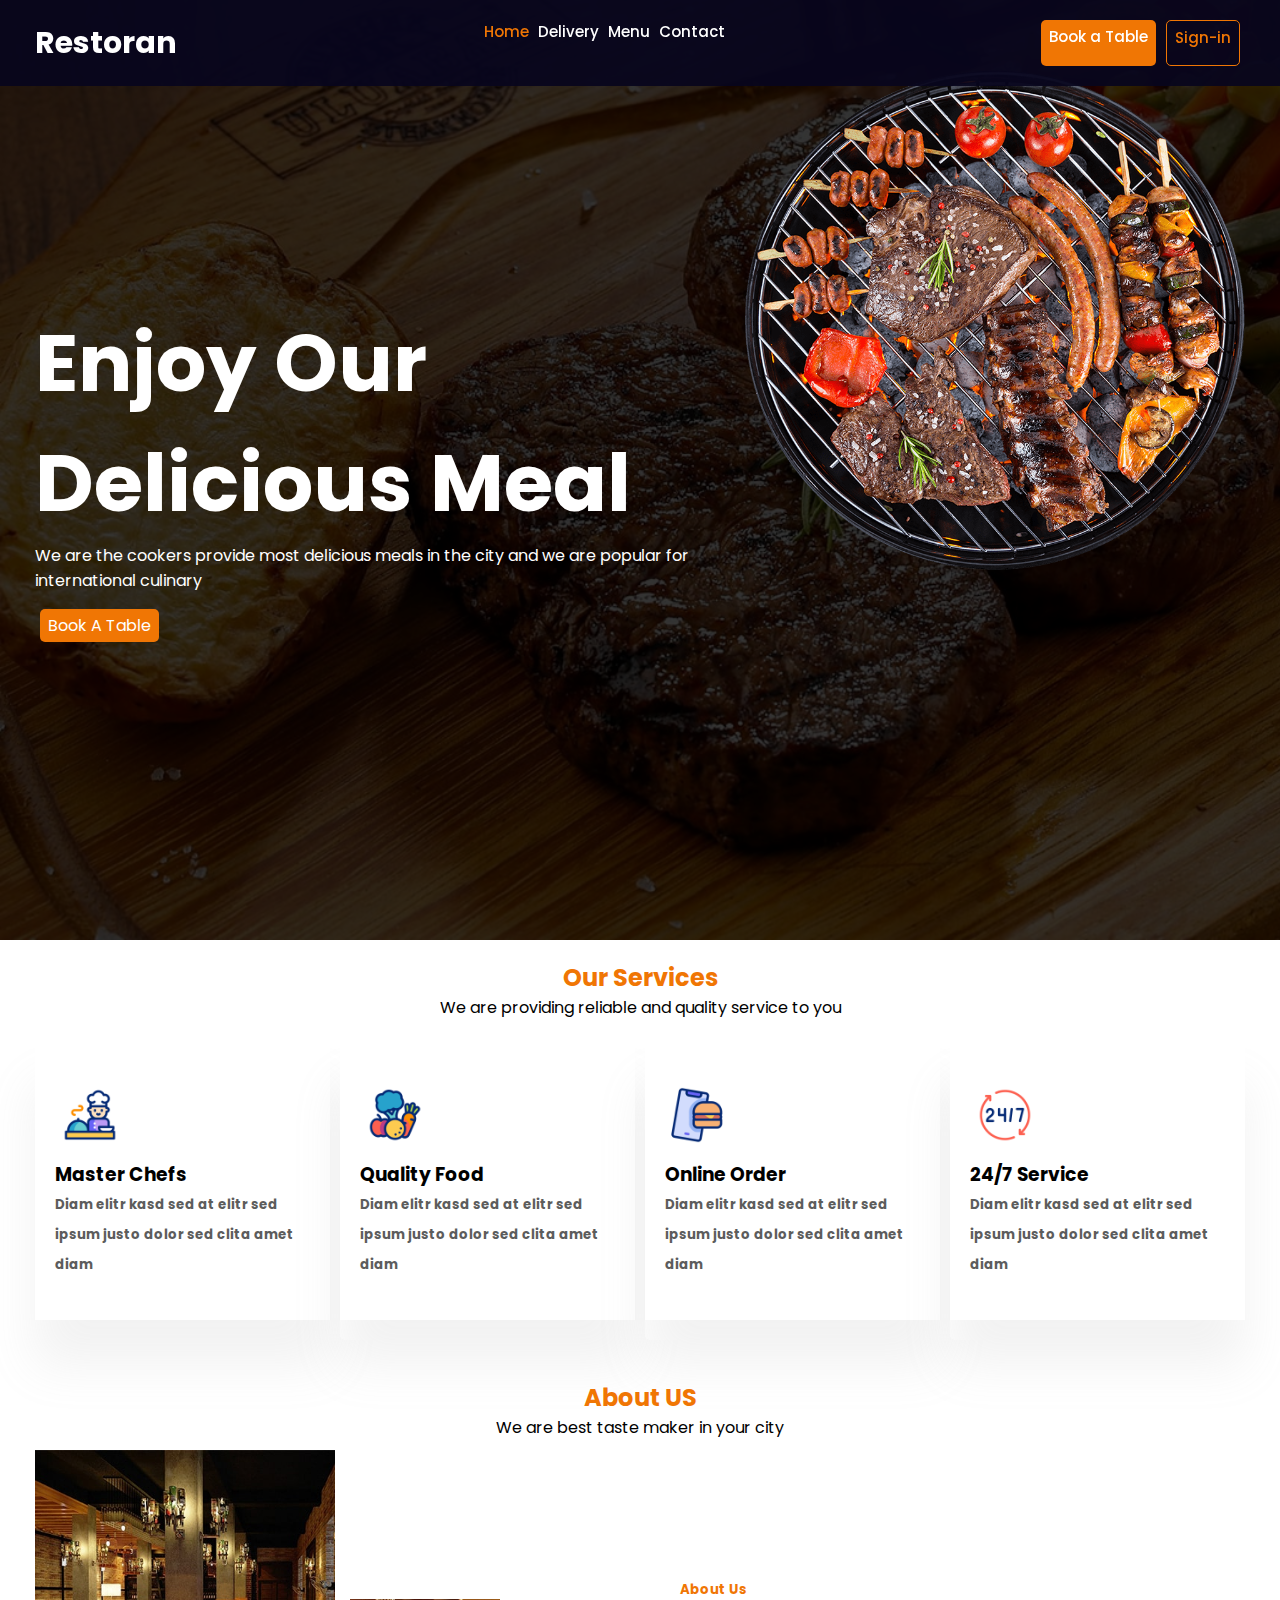
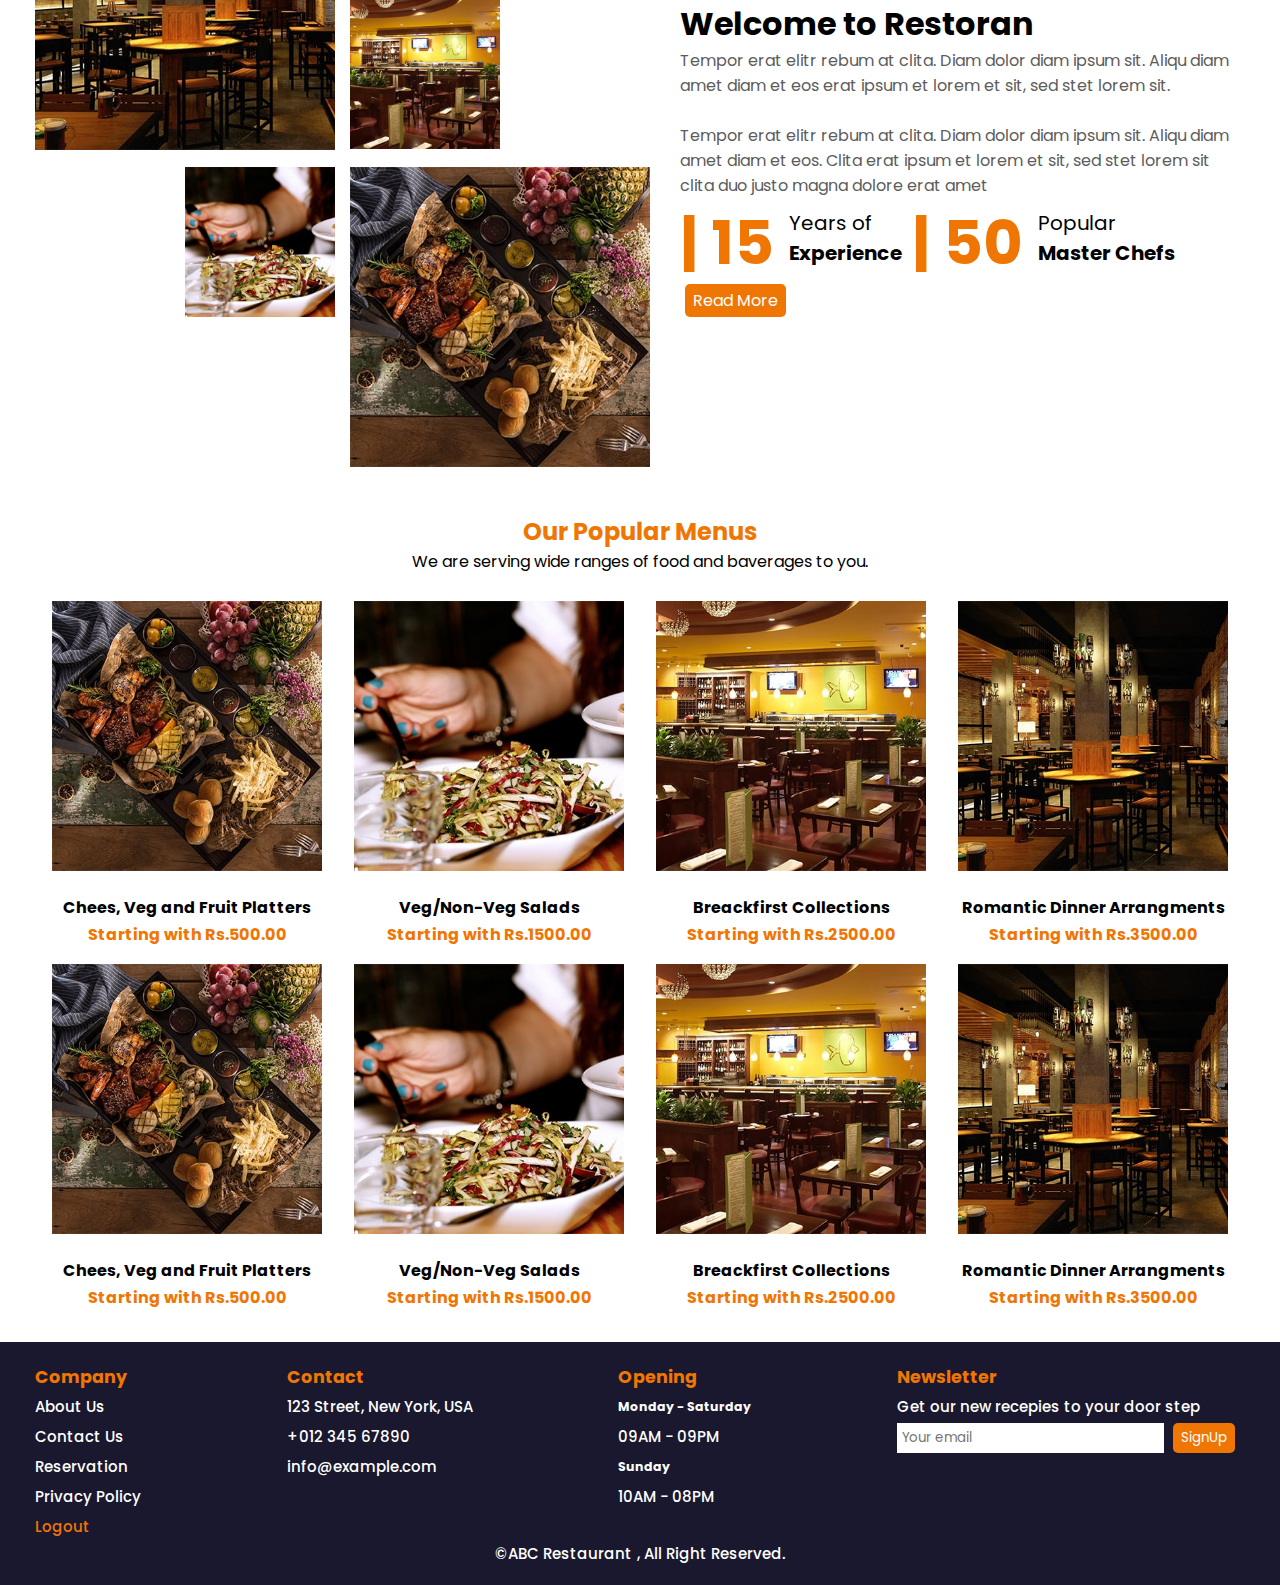
<file: index.html>
<!DOCTYPE html>
<html lang="en">
<head>
    <meta charset="UTF-8">
    <meta name="viewport" content="width=device-width, initial-scale=1.0">
    <link rel="shortcut icon" href="icons/restaurant.png" type="image/x-icon">
    <link rel="stylesheet" href="styles/style.css">
    <title>Welcome | ABC Restaurant</title>
</head>
<body>
    <!-- head section start -->
    <div class="header">
        <nav class="navbar navbar-layout">
            <a>
                <h1>Restoran</h1>
            </a>
            <div class="nav-link">
                <div>
                    <a href="index.html" class="nav-item active">Home</a>
                    <a href="pages/delivery.php" class="nav-item">Delivery</a>
                    <a href="pages/menu.php" class="nav-item">Menu</a>
                    <a href="pages/contact.php" class="nav-item">Contact</a>
                </div>
            </div>
            <div class="button-box">
                <a href="pages/booking.php" class="btn btn-orange">Book a Table</a>
                <a href="./pages/login.php" class="btn btn-transparent">Sign-in</a>
            </div>
        </nav>
    </div>
    <!-- head section end -->

    <!-- body section -->
    <!-- welcome image-start -->
    <div class="image-container" style="background-image: url('images/bg-hero.jpg');">
        <div class="image-back">
            <div class="image-text">
                <div>
                    <h1 class="text-large">Enjoy Our<br>Delicious Meal</h1>
                    <p class="sentence">We are the cookers provide most delicious meals in the city and we are popular for international culinary</p>
                    <a href="pages/booking.html" class="btn btn-orange">Book A Table</a>
                </div>
            </div>
            <div class="first-image">
                <img class="img-fluid" src="images/hero.png" alt="Background image">
            </div>
        </div>
    </div>
    <!-- welcome image-end -->

    <!-- Service Start -->
    <div class="container">
        <div>
            <h2 class="text-orange center">Our Services</h2>
            <span class="center">We are providing reliable and quality service to you</span>
        </div>
        <div class="flex">
            <div class="box margin">
                <div class="box-content">
                    <img src="icons/catering.gif" alt="" class="service-icons">
                    <h3>Master Chefs</h3>
                    <h5 class="long">Diam elitr kasd sed at elitr sed ipsum justo dolor sed clita amet diam</h5>
                </div>
            </div>
            <div class="box margin">
                <div class="service-item rounded pt-3">
                    <div class="box-content">
                        <img src="icons/healthy-food.gif" alt="" class="service-icons">
                        <h3>Quality Food</h3>
                        <h5 class="long">Diam elitr kasd sed at elitr sed ipsum justo dolor sed clita amet diam</h5>
                    </div>
                </div>
            </div>
            <div class="box margin">
                <div class="service-item rounded pt-3">
                    <div class="box-content">
                        <img src="icons/online-shop.gif" alt="" class="service-icons">
                        <h3>Online Order</h3>
                        <h5 class="long">Diam elitr kasd sed at elitr sed ipsum justo dolor sed clita amet diam</h5>
                    </div>
                </div>
            </div>
            <div class="box">
                <div class="service-item rounded pt-3">
                    <div class="box-content">
                        <img src="icons/24-7.gif" alt="" class="service-icons">
                        <h3>24/7 Service</h3>
                        <h5 class="long">Diam elitr kasd sed at elitr sed ipsum justo dolor sed clita amet diam</h5>
                    </div>
                </div>
            </div>
        </div>
    </div>
    <!-- Service End -->

    <!-- About Start -->
    <div class="container">
        <div>
            <h2 class="text-orange center">About US</h2>
            <span class="center">We are best taste maker in your city</span>
        </div>
        <div class="flex mt-2">
            <div>
                <div class="flex">
                    <div class="text-start">
                        <img class="image1" src="images/about-1.jpg">
                    </div>
                    <div class="text-start">
                        <img class="image2" src="images/about-2.jpg">
                    </div>
                </div>
                <div class="flex">
                    <div class="text-end">
                        <img class="image3" src="images/about-3.jpg">
                    </div>
                    <div class="text-end">
                        <img class="image4" src="images/about-4.jpg">
                    </div>
                </div>
            </div>
            <div class="about">
                <h5 class="text-orange">About Us</h5>
                <h1 class="">Welcome to <i class="fa fa-utensils text-primary me-2"></i> Restoran</h1>
                <p class="long">Tempor erat elitr rebum at clita. Diam dolor diam ipsum sit. Aliqu diam amet diam et eos erat ipsum et lorem et sit, sed stet lorem sit.</p><br>
                <p class="long">Tempor erat elitr rebum at clita. Diam dolor diam ipsum sit. Aliqu diam amet diam et eos. Clita erat ipsum et lorem et sit, sed stet lorem sit clita duo justo magna dolore erat amet</p>
                <div class="flex">
                    <div class="">
                        <div class="flex">
                            <h1 class="text-orange exp">| 15</h1>
                            <div class="mt-2">
                                <p class="exp-2">Years of</p>
                                <h6 class="exp-2">Experience</h6>
                            </div>
                        </div>
                    </div>
                    <div class="mx-2">
                        <div class="flex">
                            <h1 class="text-orange exp">| 50</h1>
                            <div class="mt-2">
                                <p class="exp-2">Popular</p>
                                <h6 class="exp-2">Master Chefs</h6>
                            </div>
                        </div>
                    </div>
                </div>
                <a class="btn btn-orange mt-2" href="">Read More</a>
            </div>
        </div>
    </div>
    <!-- About End -->

    <!-- Menu start -->
    <div class="container">
        <div>
            <h2 class="text-orange center">Our Popular Menus</h2>
            <span class="center">We are serving wide ranges of food and baverages to you.</span>
        </div>
        <table width="100%" class="mt-2">
            <tr>
                <th><img src="images/about-4.jpg" alt="" class="meals"></th>
                <th><img src="images/about-3.jpg" alt="" class="meals"></th>
                <th><img src="images/about-2.jpg" alt="" class="meals"></th>
                <th><img src="images/about-1.jpg" alt="" class="meals"></th>
            </tr>
            <tr>
                <th>Chees, Veg and Fruit Platters</th>
                <th>Veg/Non-Veg Salads</th>
                <th>Breackfirst Collections</th>
                <th>Romantic Dinner Arrangments</th>
            </tr>
            <tr>
                <th class="text-orange">Starting with Rs.500.00</th>
                <th class="text-orange">Starting with Rs.1500.00</th>
                <th class="text-orange">Starting with Rs.2500.00</th>
                <th class="text-orange">Starting with Rs.3500.00</th>
            </tr>
            <tr class="mt-2">
                <th><img src="images/about-4.jpg" alt="" class="meals"></th>
                <th><img src="images/about-3.jpg" alt="" class="meals"></th>
                <th><img src="images/about-2.jpg" alt="" class="meals"></th>
                <th><img src="images/about-1.jpg" alt="" class="meals"></th>
            </tr>
            <tr>
                <th>Chees, Veg and Fruit Platters</th>
                <th>Veg/Non-Veg Salads</th>
                <th>Breackfirst Collections</th>
                <th>Romantic Dinner Arrangments</th>
            </tr>
            <tr>
                <th class="text-orange">Starting with Rs.500.00</th>
                <th class="text-orange">Starting with Rs.1500.00</th>
                <th class="text-orange">Starting with Rs.2500.00</th>
                <th class="text-orange">Starting with Rs.3500.00</th>
            </tr>
        </table>
    </div>
     <!-- Menu end -->

    <!-- body section-end -->
    
    <!-- footer section start -->
    <div class="navbar footer mt-2">
        <div class="between">
            <div class="flex col line-height-1">
                <h3 class="text-orange">Company</h3>
                <a class="nav-item" href="">About Us</a>
                <a class="nav-item" href="">Contact Us</a>
                <a class="nav-item" href="">Reservation</a>
                <a class="nav-item" href="">Privacy Policy</a>
                <a class="nav-item active" href="./pages/logout.php">Logout</a>
            </div>
            <div class="line-height-1">
                <h3 class="text-orange">Contact</h3>
                <p class="nav-item">123 Street, New York, USA</p>
                <p class="nav-item">+012 345 67890</p>
                <p class="nav-item">info@example.com</p>
                <div class="">
                    <a class="social" href=""><i class="fab fa-twitter"></i></a>
                    <a class="social mx-2" href=""><i class="fab fa-facebook-f"></i></a>
                    <a class="social" href=""><i class="fab fa-youtube"></i></a>
                    <a class="social mx-2" href=""><i class="fab fa-linkedin-in"></i></a>
                </div>
            </div>
            <div class="line-height-1">
                <h3 class="text-orange">Opening</h3>
                <h5 class="nav-item">Monday - Saturday</h5>
                <p>09AM - 09PM</p>
                <h5 class="nav-item">Sunday</h5>
                <p>10AM - 08PM</p>
            </div>
            <div class="line-height-1">
                <h3 class="text-orange">Newsletter</h3>
                <p>Get our new recepies to your door step</p>
                <div class="nav-item">
                    <input class="textbox" type="text" placeholder="Your email">
                    <button type="button" class="btn btn-orange">SignUp</button>
                </div>
            </div>
        </div>
        <div class="center">
            &copy; <a class="nav-item" href="#">ABC Restaurant</a>, All Right Reserved. 
        </div>
    </div>
    <!-- footer section start -->

    <!-- back to top button -->
    <button id="scrollToTopBtn" title="Go to top">UP</button>

    <script src="/scripts/script.js"></script>
</body>
</html>
</file>
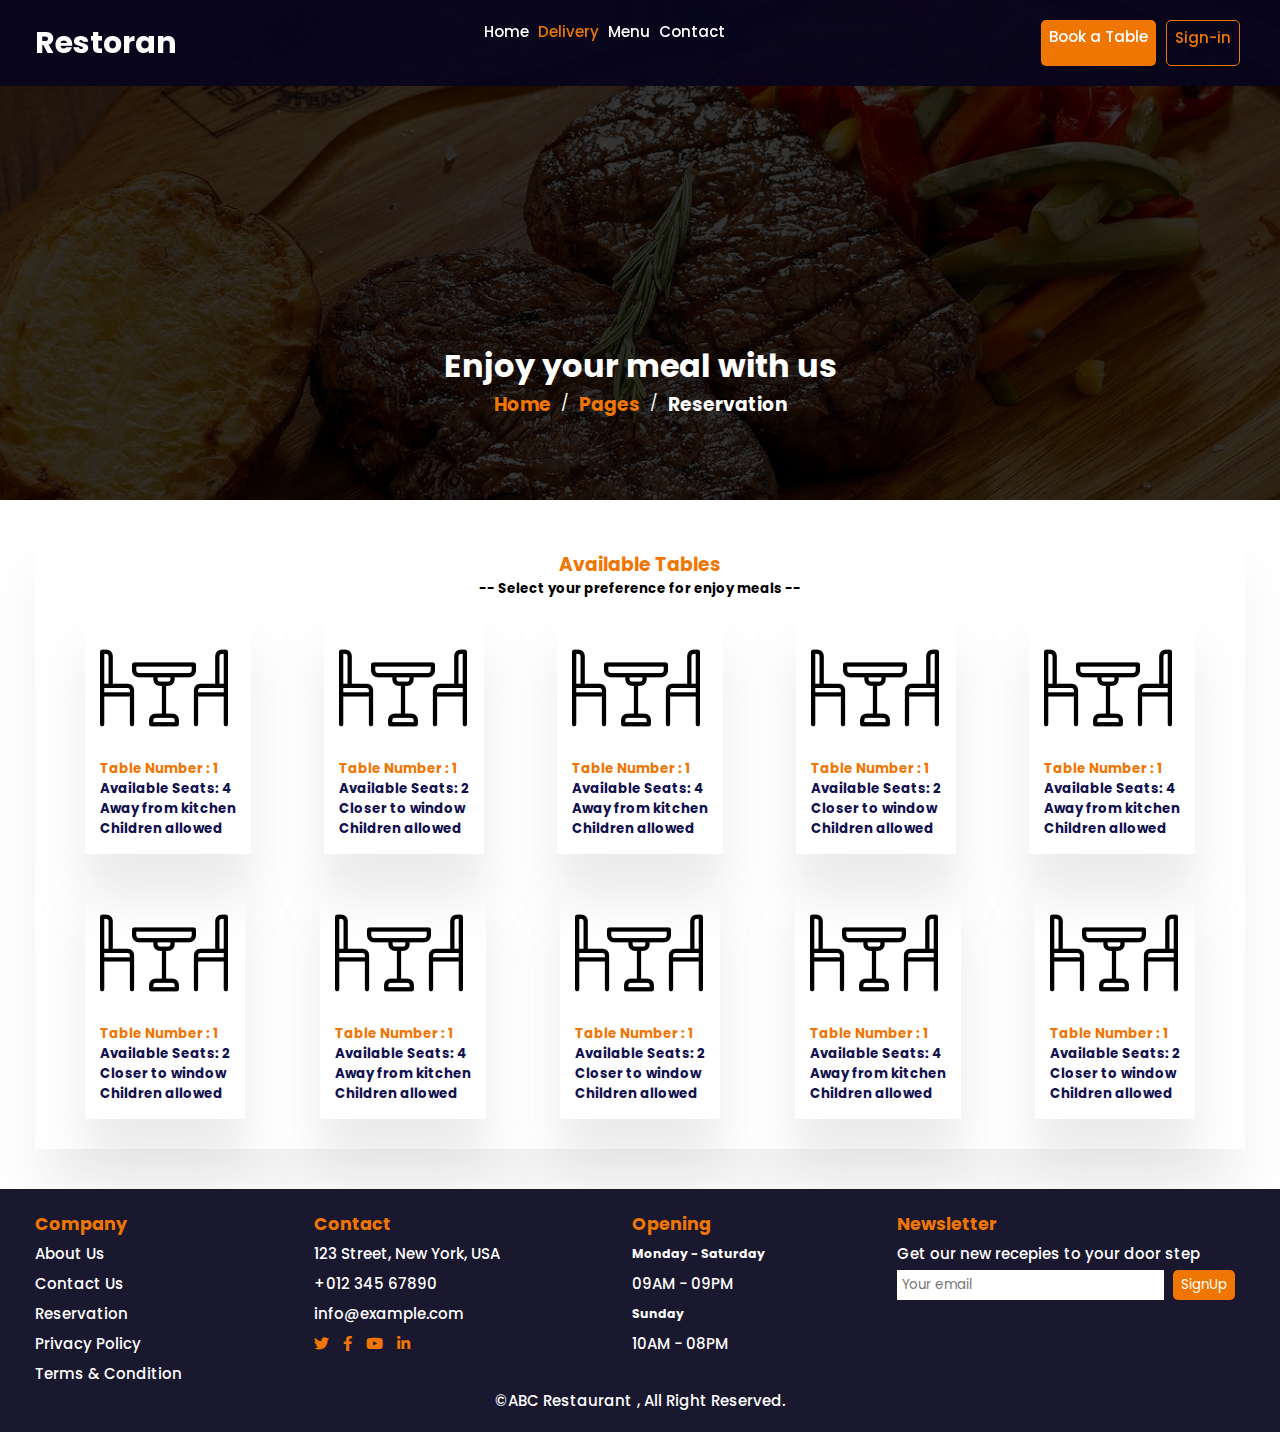
<file: pages/addbooking.html>
<!DOCTYPE html>
<html lang="en">
<head>
    <meta charset="UTF-8">
    <meta name="viewport" content="width=device-width, initial-scale=1.0">
    <link rel="shortcut icon" href="../icons/restaurant.png" type="image/x-icon">
    <link rel="stylesheet" href="../styles/style.css">
    <link rel="stylesheet" href="../styles/booking.css">
    <link href="https://cdnjs.cloudflare.com/ajax/libs/font-awesome/5.10.0/css/all.min.css" rel="stylesheet">
    <title>ABC | Booking</title>
</head>
<body>
    <!-- head section start -->
    <div class="header">
        <nav class="navbar navbar-layout">
            <a>
                <h1>Restoran</h1>
            </a>
            <div class="nav-link">
                <div>
                    <a href="../index.html" class="nav-item">Home</a>
                    <a href="delivery.html" class="nav-item active">Delivery</a>
                    <a href="menu.html" class="nav-item">Menu</a>
                    <a href="contact.html" class="nav-item">Contact</a>
                </div>
            </div>
            <div class="button-box">
                <a href="pages/booking.html" class="btn btn-orange">Book a Table</a>
                <a href="" class="btn btn-transparent">Sign-in</a>
            </div>
        </nav>
    </div>
    <!-- head section end -->

    <!-- welcome image-start -->
    <div class="image-container-1">
        <div class="image-back">
            <div class="image-text-1 center">
                <h1 class="center topic">Enjoy your meal with us</h1>
                <div class="flex">
                    <a href="" class="text-orange mx-2"><h3>Home </h3></a> /
                    <a href="" class="text-orange mx-2"><h3>Pages</h3></a> / 
                    <a href="" class="text-white mx-2"><h3> Reservation</h3></a>
                </div>
            </div>
        </div>
    </div>
    <!-- welcome image-end -->

    <!-- table section start -->
    <div class="container">
        <div class="border-box">
            <h3 class="text-orange center">Available Tables</h3>
            <h5 class="center">-- Select your preference for enjoy meals --</h5>
            <div class="between wrap">
                <a href="" class="seat-details">
                    <div class="table-box">
                        <img src="/icons/dinner-table.png" alt="">
                        <h5 class="text-orange">Table Number : 1</h5>
                        <h5>Available Seats: 4</h5>
                        <h5>Away from kitchen</h5>
                        <h5>Children allowed</h5>
                    </div>
                </a>
                <a href="" class="seat-details">
                    <div class="table-box">
                        <img src="/icons/dinner-table.png" alt="">
                        <h5 class="text-orange">Table Number : 1</h5>
                        <h5>Available Seats: 2</h5>
                        <h5>Closer to window</h5>
                        <h5>Children allowed</h5>
                    </div>
                </a>
                <a href="" class="seat-details">
                    <div class="table-box">
                        <img src="/icons/dinner-table.png" alt="">
                        <h5 class="text-orange">Table Number : 1</h5>
                        <h5>Available Seats: 4</h5>
                        <h5>Away from kitchen</h5>
                        <h5>Children allowed</h5>
                    </div>
                </a>
                <a href="" class="seat-details">
                    <div class="table-box">
                        <img src="/icons/dinner-table.png" alt="">
                        <h5 class="text-orange">Table Number : 1</h5>
                        <h5>Available Seats: 2</h5>
                        <h5>Closer to window</h5>
                        <h5>Children allowed</h5>
                    </div>
                </a>
                <a href="" class="seat-details">
                    <div class="table-box">
                        <img src="/icons/dinner-table.png" alt="">
                        <h5 class="text-orange">Table Number : 1</h5>
                        <h5>Available Seats: 4</h5>
                        <h5>Away from kitchen</h5>
                        <h5>Children allowed</h5>
                    </div>
                </a>
                <a href="" class="seat-details">
                    <div class="table-box">
                        <img src="/icons/dinner-table.png" alt="">
                        <h5 class="text-orange">Table Number : 1</h5>
                        <h5>Available Seats: 2</h5>
                        <h5>Closer to window</h5>
                        <h5>Children allowed</h5>
                    </div>
                </a>
                <a href="" class="seat-details">
                    <div class="table-box">
                        <img src="/icons/dinner-table.png" alt="">
                        <h5 class="text-orange">Table Number : 1</h5>
                        <h5>Available Seats: 4</h5>
                        <h5>Away from kitchen</h5>
                        <h5>Children allowed</h5>
                    </div>
                </a>
                <a href="" class="seat-details">
                    <div class="table-box">
                        <img src="/icons/dinner-table.png" alt="">
                        <h5 class="text-orange">Table Number : 1</h5>
                        <h5>Available Seats: 2</h5>
                        <h5>Closer to window</h5>
                        <h5>Children allowed</h5>
                    </div>
                </a>
                <a href="" class="seat-details">
                    <div class="table-box">
                        <img src="/icons/dinner-table.png" alt="">
                        <h5 class="text-orange">Table Number : 1</h5>
                        <h5>Available Seats: 4</h5>
                        <h5>Away from kitchen</h5>
                        <h5>Children allowed</h5>
                    </div>
                </a>
                <a href="" class="seat-details">
                    <div class="table-box">
                        <img src="/icons/dinner-table.png" alt="">
                        <h5 class="text-orange">Table Number : 1</h5>
                        <h5>Available Seats: 2</h5>
                        <h5>Closer to window</h5>
                        <h5>Children allowed</h5>
                    </div>
                </a>
            </div>
        </div>
    </div>
    <!-- table section end -->

    <!-- footer section start -->
    <div class="navbar footer mt-2">
        <div class="between">
            <div class="flex col line-height-1">
                <h3 class="text-orange">Company</h3>
                <a class="nav-item" href="">About Us</a>
                <a class="nav-item" href="">Contact Us</a>
                <a class="nav-item" href="">Reservation</a>
                <a class="nav-item" href="">Privacy Policy</a>
                <a class="nav-item" href="">Terms & Condition</a>
            </div>
            <div class="line-height-1">
                <h3 class="text-orange">Contact</h3>
                <p class="nav-item">123 Street, New York, USA</p>
                <p class="nav-item">+012 345 67890</p>
                <p class="nav-item">info@example.com</p>
                <div class="">
                    <a class="social" href=""><i class="fab fa-twitter"></i></a>
                    <a class="social mx-2" href=""><i class="fab fa-facebook-f"></i></a>
                    <a class="social" href=""><i class="fab fa-youtube"></i></a>
                    <a class="social mx-2" href=""><i class="fab fa-linkedin-in"></i></a>
                </div>
            </div>
            <div class="line-height-1">
                <h3 class="text-orange">Opening</h3>
                <h5 class="nav-item">Monday - Saturday</h5>
                <p>09AM - 09PM</p>
                <h5 class="nav-item">Sunday</h5>
                <p>10AM - 08PM</p>
            </div>
            <div class="line-height-1">
                <h3 class="text-orange">Newsletter</h3>
                <p>Get our new recepies to your door step</p>
                <div class="nav-item">
                    <input class="textbox" type="text" placeholder="Your email">
                    <button type="button" class="btn btn-orange">SignUp</button>
                </div>
            </div>
        </div>
        <div class="center">
            &copy; <a class="nav-item" href="#">ABC Restaurant</a>, All Right Reserved. 
        </div>
    </div>
    <!-- footer section start -->

    <!-- back to top button -->
    <button id="scrollToTopBtn" title="Go to top">UP</button>

<script src="../scripts/script.js"></script>
</body>
</html>


<!-- <table width="100%">
    <tr>
        <td>
            <label for="">Your Name</label>
            <input type="text" placeholder="Freank Ferdinand">
        </td>
        <td>
            <label for="">Your Name</label>
            <input type="text" placeholder="Freank Ferdinand">
        </td>
    </tr>
</table> -->
</file>
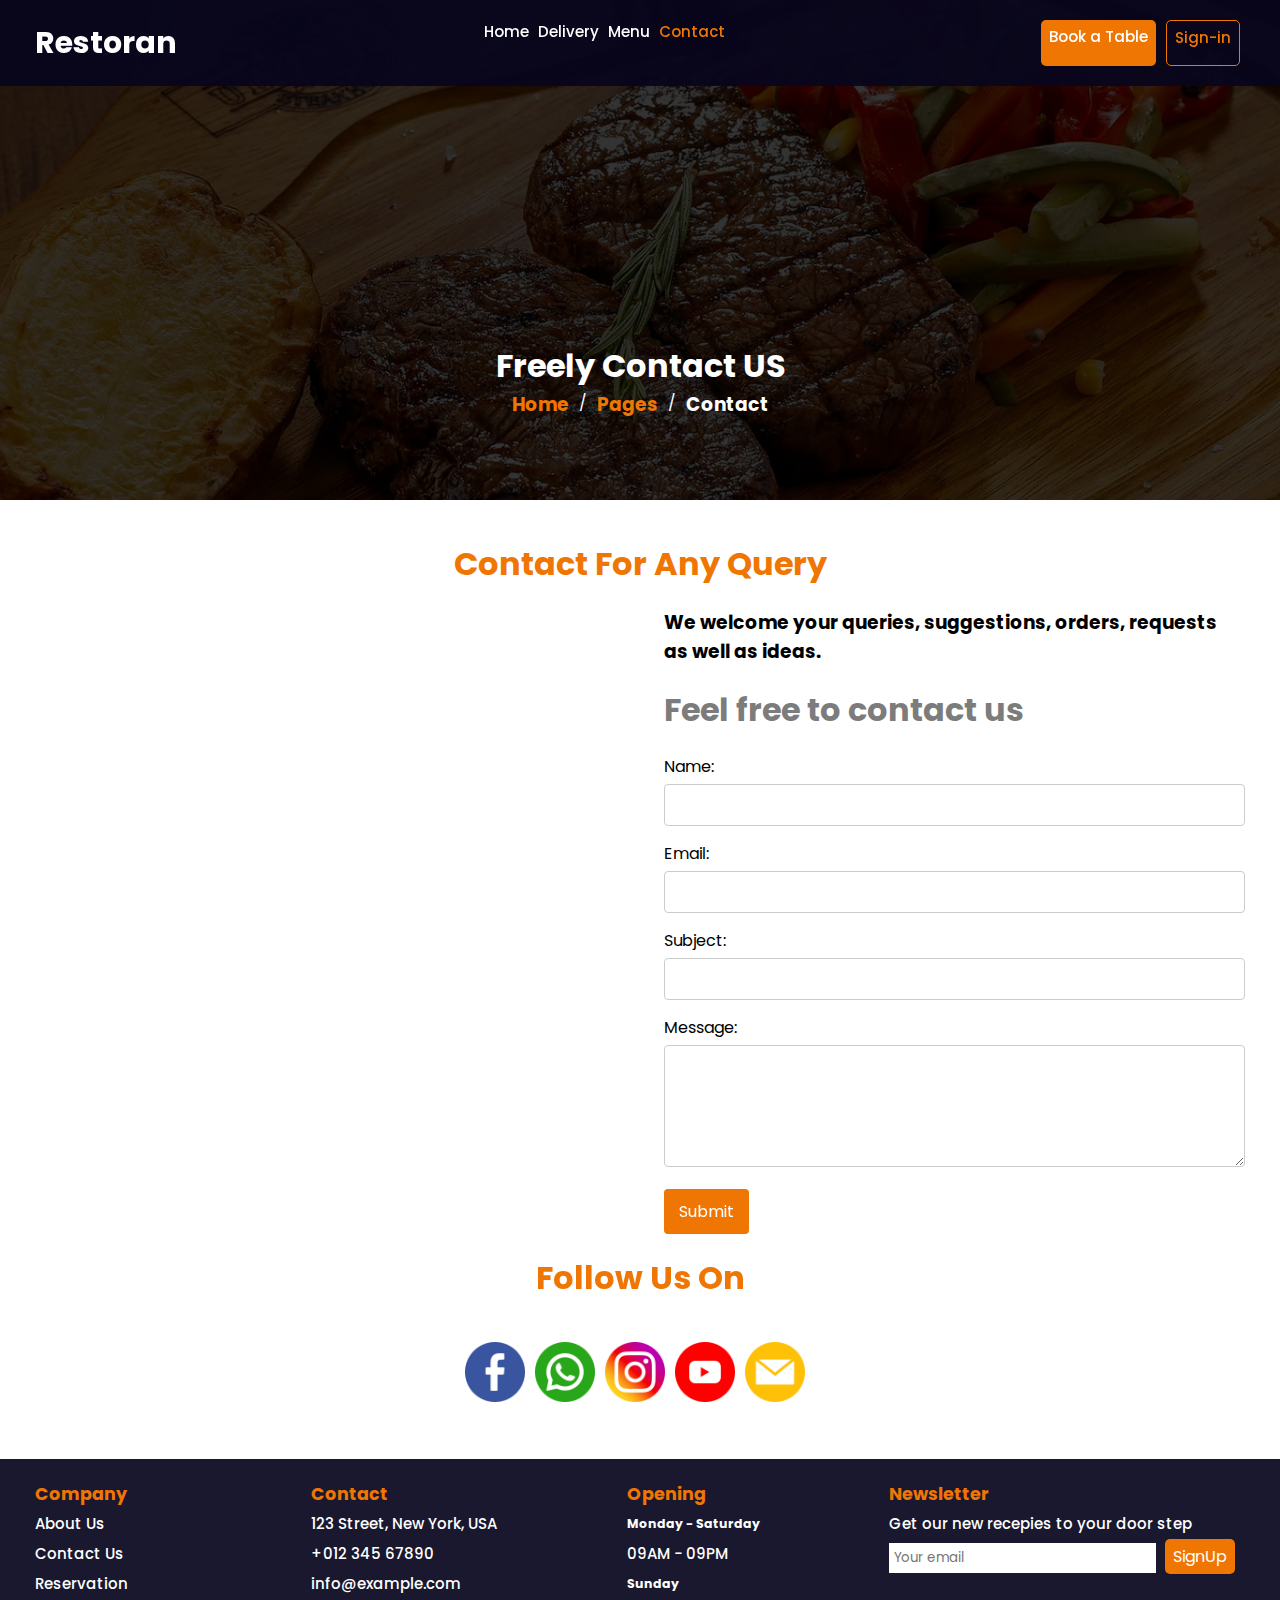
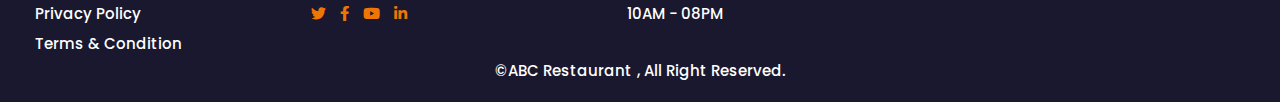
<file: pages/contact.html>
<!DOCTYPE html>
<html lang="en">
<head>
    <meta charset="UTF-8">
    <meta name="viewport" content="width=device-width, initial-scale=1.0">
    <link rel="shortcut icon" href="../icons/restaurant.png" type="image/x-icon">
    <link rel="stylesheet" href="../styles/style.css">
    <link rel="stylesheet" href="../styles/contact.css">
    <link href="https://cdnjs.cloudflare.com/ajax/libs/font-awesome/5.10.0/css/all.min.css" rel="stylesheet">
    <title>ABC | Contact Us</title>
</head>
<body>
    <!-- head section start -->
    <div class="header">
        <nav class="navbar navbar-layout">
            <a>
                <h1>Restoran</h1>
            </a>
            <div class="nav-link">
                <div>
                    <a href="../index.html" class="nav-item">Home</a>
                    <a href="delivery.html" class="nav-item">Delivery</a>
                    <a href="menu.html" class="nav-item">Menu</a>
                    <a href="contact.html" class="nav-item active">Contact</a>
                </div>
            </div>
            <div class="button-box">
                <a href="pages/booking.html" class="btn btn-orange">Book a Table</a>
                <a href="" class="btn btn-transparent">Sign-in</a>
            </div>
        </nav>
    </div>
    <!-- head section end -->

    <!-- welcome image-start -->
    <div class="image-container-1">
        <div class="image-back">
            <div class="image-text-1 center">
                <h1 class="center topic">Freely Contact US</h1>
                <div class="flex">
                    <a href="" class="text-orange mx-2"><h3>Home </h3></a> /
                    <a href="" class="text-orange mx-2"><h3>Pages</h3></a> / 
                    <a href="" class="text-white mx-2"><h3> Contact</h3></a>
                </div>
            </div>
        </div>
    </div>
    <!-- welcome image-end -->

    <!-- contact form with map start -->
    <div class="container">
        <h1 class="center text-orange query">Contact For Any Query</h1>
        
        <div class="between">
            <div class="map">
                <iframe src="https://www.google.com/maps/embed?pb=!1m18!1m12!1m3!1d3960.316142595242!2d79.91297917499695!3d6.9719791930287105!2m3!1f0!2f0!3f0!3m2!1i1024!2i768!4f13.1!3m3!1m2!1s0x3ae2581ce9900001%3A0xd831aae77aeb6e45!2sDepartment%20of%20Statistics%20and%20Computer%20Science!5e0!3m2!1sen!2slk!4v1719419329946!5m2!1sen!2slk" width="100%" height="100%" style="border:0;" allowfullscreen="" loading="lazy" referrerpolicy="no-referrer-when-downgrade"></iframe>
            </div>
            <div class="contact-form">
                <h3>We welcome your queries, suggestions, orders, requests as well as ideas.</h3>
                <h1 class="text-light query">Feel free to contact us</h1>
                <form>
                    <div class="form-group">
                        <label for="name">Name:</label>
                        <input type="text" id="name" name="name" required>
                    </div>
                    <div class="form-group">
                        <label for="email">Email:</label>
                        <input type="email" id="email" name="email" required>
                    </div>
                    <div class="form-group">
                        <label for="subject">Subject:</label>
                        <input type="text" id="subject" name="subject" required>
                    </div>
                    <div class="form-group">
                        <label for="message">Message:</label>
                        <textarea id="message" name="message" rows="5" required></textarea>
                    </div>
                    <button type="submit">Submit</button>
                </form>
            </div>
        </div>
        <h1 class="center text-orange query">Follow Us On</h1>
        <div class="center">
            <div class="flex query">
                <a href="http://" target="_blank" rel="noopener noreferrer"><img src="../icons/facebook.png" alt="" class="media"></a>
                <a href="http://" target="_blank" rel="noopener noreferrer"><img src="../icons/whatsapp (1).png" alt="" class="media"></a>
                <a href="http://" target="_blank" rel="noopener noreferrer"><img src="../icons/social.png" alt="" class="media"></a>
                <a href="http://" target="_blank" rel="noopener noreferrer"><img src="../icons/youtube.png" alt="" class="media"></a>
                <a href="http://" target="_blank" rel="noopener noreferrer"><img src="../icons/email.png" alt="" class="media"></a>
            </div>
        </div>
    </div>
    
     <!-- contact form with map end -->
    
    <!-- footer section start -->
    <div class="navbar footer mt-2">
        <div class="between">
            <div class="flex col line-height-1">
                <h3 class="text-orange">Company</h3>
                <a class="nav-item" href="">About Us</a>
                <a class="nav-item" href="">Contact Us</a>
                <a class="nav-item" href="">Reservation</a>
                <a class="nav-item" href="">Privacy Policy</a>
                <a class="nav-item" href="">Terms & Condition</a>
            </div>
            <div class="line-height-1">
                <h3 class="text-orange">Contact</h3>
                <p class="nav-item">123 Street, New York, USA</p>
                <p class="nav-item">+012 345 67890</p>
                <p class="nav-item">info@example.com</p>
                <div class="">
                    <a class="social" href=""><i class="fab fa-twitter"></i></a>
                    <a class="social mx-2" href=""><i class="fab fa-facebook-f"></i></a>
                    <a class="social" href=""><i class="fab fa-youtube"></i></a>
                    <a class="social mx-2" href=""><i class="fab fa-linkedin-in"></i></a>
                </div>
            </div>
            <div class="line-height-1">
                <h3 class="text-orange">Opening</h3>
                <h5 class="nav-item">Monday - Saturday</h5>
                <p>09AM - 09PM</p>
                <h5 class="nav-item">Sunday</h5>
                <p>10AM - 08PM</p>
            </div>
            <div class="line-height-1">
                <h3 class="text-orange">Newsletter</h3>
                <p>Get our new recepies to your door step</p>
                <div class="nav-item">
                    <input class="textbox" type="text" placeholder="Your email">
                    <button type="button" class="btn btn-orange">SignUp</button>
                </div>
            </div>
        </div>
        <div class="center">
            &copy; <a class="nav-item" href="#">ABC Restaurant</a>, All Right Reserved. 
        </div>
    </div>
    <!-- footer section start -->

    <!-- back to top button -->
    <button id="scrollToTopBtn" title="Go to top">UP</button>

<script src="../scripts/script.js"></script>
</body>
</html>
</file>
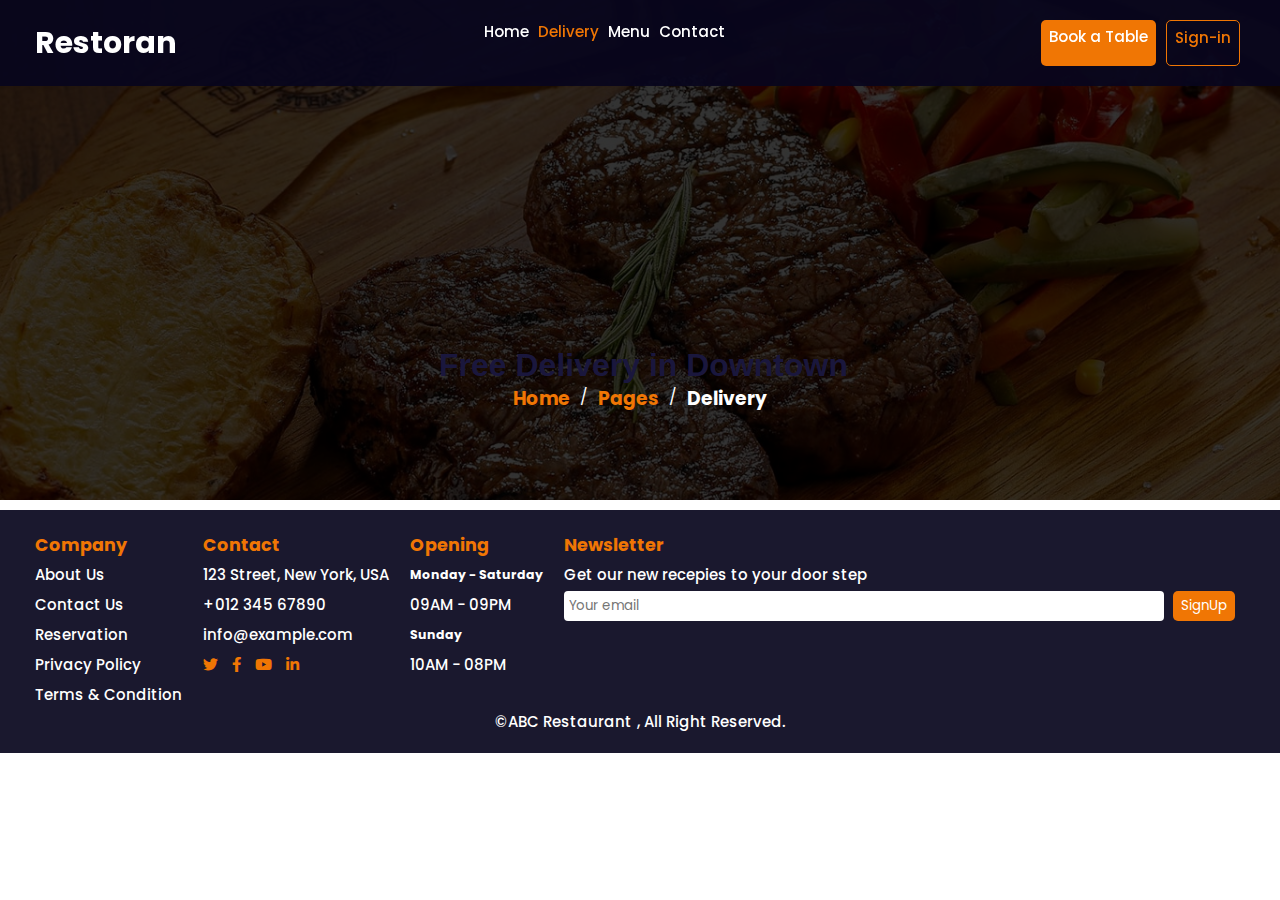
<file: pages/delivery.html>
<!DOCTYPE html>
<html lang="en">
<head>
    <meta charset="UTF-8">
    <meta name="viewport" content="width=device-width, initial-scale=1.0">
    <link rel="shortcut icon" href="../icons/restaurant.png" type="image/x-icon">
    <link rel="stylesheet" href="../styles/style.css">
    <link rel="stylesheet" href="../styles/delivery.css">
    <link href="https://cdnjs.cloudflare.com/ajax/libs/font-awesome/5.10.0/css/all.min.css" rel="stylesheet">
    <title>ABC | Delivery</title>
</head>
<body>
    <!-- head section start -->
    <div class="header">
        <nav class="navbar navbar-layout">
            <a>
                <h1>Restoran</h1>
            </a>
            <div class="nav-link">
                <div>
                    <a href="../index.html" class="nav-item">Home</a>
                    <a href="delivery.html" class="nav-item active">Delivery</a>
                    <a href="menu.html" class="nav-item">Menu</a>
                    <a href="contact.html" class="nav-item">Contact</a>
                </div>
            </div>
            <div class="button-box">
                <a href="pages/booking.html" class="btn btn-orange">Book a Table</a>
                <a href="" class="btn btn-transparent">Sign-in</a>
            </div>
        </nav>
    </div>
    <!-- head section end -->

    <!-- welcome image-start -->
    <div class="image-container-1">
        <div class="image-back">
            <div class="image-text-1 center">
                <h1 class="center topic">Free Delivery in Downtown</h1>
                <div class="flex">
                    <a href="" class="text-orange mx-2"><h3>Home </h3></a> /
                    <a href="" class="text-orange mx-2"><h3>Pages</h3></a> / 
                    <a href="" class="text-white mx-2"><h3> Delivery</h3></a>
                </div>
            </div>
        </div>
    </div>
    <!-- welcome image-end -->
    
    <!-- footer section start -->
    <div class="navbar footer mt-2">
        <div class="between">
            <div class="flex col line-height-1">
                <h3 class="text-orange">Company</h3>
                <a class="nav-item" href="">About Us</a>
                <a class="nav-item" href="">Contact Us</a>
                <a class="nav-item" href="">Reservation</a>
                <a class="nav-item" href="">Privacy Policy</a>
                <a class="nav-item" href="">Terms & Condition</a>
            </div>
            <div class="line-height-1">
                <h3 class="text-orange">Contact</h3>
                <p class="nav-item">123 Street, New York, USA</p>
                <p class="nav-item">+012 345 67890</p>
                <p class="nav-item">info@example.com</p>
                <div class="">
                    <a class="social" href=""><i class="fab fa-twitter"></i></a>
                    <a class="social mx-2" href=""><i class="fab fa-facebook-f"></i></a>
                    <a class="social" href=""><i class="fab fa-youtube"></i></a>
                    <a class="social mx-2" href=""><i class="fab fa-linkedin-in"></i></a>
                </div>
            </div>
            <div class="line-height-1">
                <h3 class="text-orange">Opening</h3>
                <h5 class="nav-item">Monday - Saturday</h5>
                <p>09AM - 09PM</p>
                <h5 class="nav-item">Sunday</h5>
                <p>10AM - 08PM</p>
            </div>
            <div class="line-height-1">
                <h3 class="text-orange">Newsletter</h3>
                <p>Get our new recepies to your door step</p>
                <div class="nav-item">
                    <input class="textbox" type="text" placeholder="Your email">
                    <button type="button" class="btn btn-orange">SignUp</button>
                </div>
            </div>
        </div>
        <div class="center">
            &copy; <a class="nav-item" href="#">ABC Restaurant</a>, All Right Reserved. 
        </div>
    </div>
    <!-- footer section start -->

    <!-- back to top button -->
    <button id="scrollToTopBtn" title="Go to top">UP</button>

<script src="../scripts/script.js"></script>
</body>
</html>
</file>
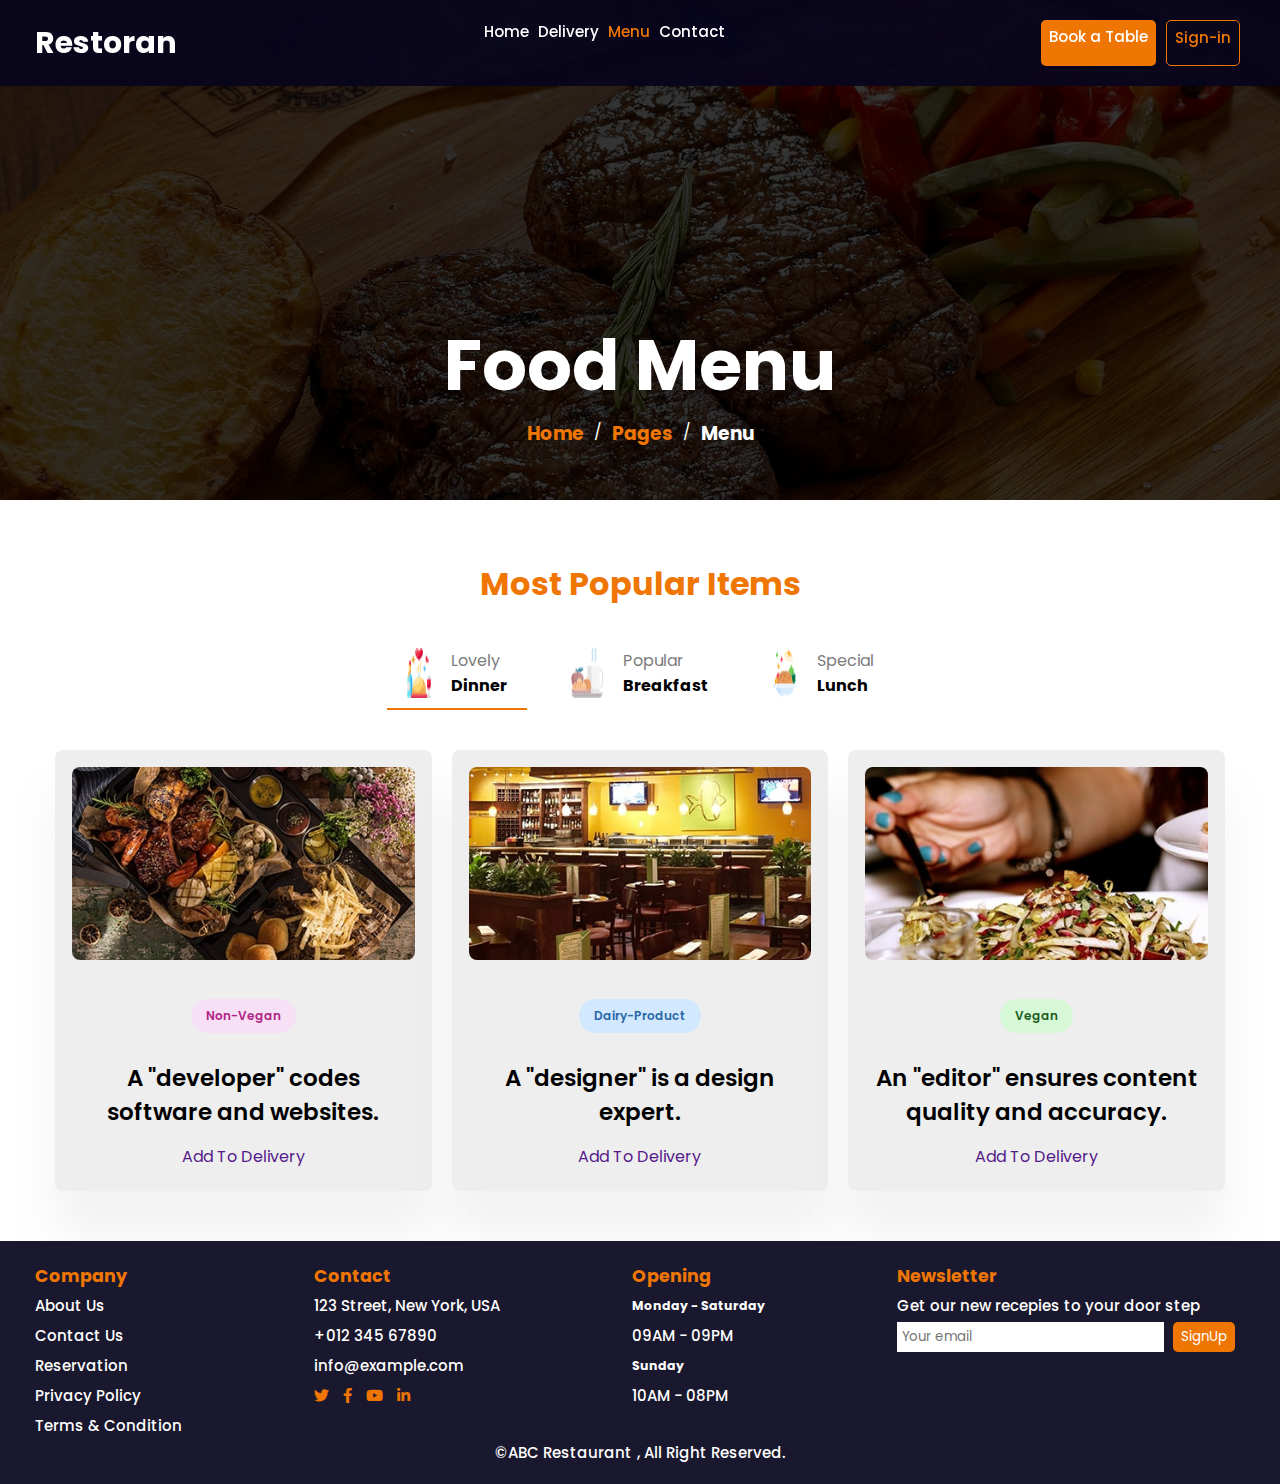
<file: pages/menu.html>
<!DOCTYPE html>
<html lang="en">
<head>
    <meta charset="UTF-8">
    <meta name="viewport" content="width=device-width, initial-scale=1.0">
    <link rel="shortcut icon" href="../icons/restaurant.png" type="image/x-icon">
    <link rel="stylesheet" href="../styles/style.css">
    <link rel="stylesheet" href="../styles/menu.css">
    <link href="https://cdnjs.cloudflare.com/ajax/libs/font-awesome/5.10.0/css/all.min.css" rel="stylesheet">
    <title>ABC | Menu</title>
</head>
<body>
    <!-- head section start -->
    <div class="header">
        <nav class="navbar navbar-layout">
            <a>
                <h1>Restoran</h1>
            </a>
            <div class="nav-link">
                <div>
                    <a href="../index.html" class="nav-item">Home</a>
                    <a href="delivery.html" class="nav-item">Delivery</a>
                    <a href="menu.html" class="nav-item active">Menu</a>
                    <a href="contact.html" class="nav-item">Contact</a>
                </div>
            </div>
            <div class="button-box">
                <a href="pages/booking.html" class="btn btn-orange">Book a Table</a>
                <a href="" class="btn btn-transparent">Sign-in</a>
            </div>
        </nav>
    </div>
    <!-- head section end -->

    <!-- welcome image-start -->
    <div class="image-container-1">
        <div class="image-back">
            <div class="image-text-1 center">
                <h1 class="center topic">Food Menu</h1>
                <div class="flex">
                    <a href="" class="text-orange mx-2"><h3>Home </h3></a> /
                    <a href="" class="text-orange mx-2"><h3>Pages</h3></a> / 
                    <a href="" class="text-white mx-2"><h3> Menu</h3></a>
                </div>
            </div>
        </div>
    </div>
    <!-- welcome image-end -->

    <!-- menu item card list start -->
    <div class="container">
        <div class="center popular-menu">
            <h1 class="text-orange">Most Popular Items</h1>
        </div>
        <div class="menu-buttons">
            <button onclick="showMenu('dinner')" class="button-set selected" id="btn-dinner">
                <div class="flex">
                    <img src="../icons/dinner.png" alt="lc">
                    <div class="button-inside">
                        <div class="text-light">Lovely</div>
                        <div class="bold">Dinner</div>
                    </div>
                </div>
            </button>
            <button onclick="showMenu('breakfast')" class="button-set" id="btn-breakfast">
                <div class="flex">
                    <img src="../icons/breakfast.png" alt="bf">
                    <div class="button-inside">
                        <div class="text-light">Popular</div>
                        <div class="bold">Breakfast</div>
                    </div>
                </div>
            </button>
            <button onclick="showMenu('lunch')" class="button-set" id="btn-lunch">
                <div class="flex">
                    <img src="../icons/fried-rice.png" alt="lc">
                    <div class="button-inside">
                        <div class="text-light">Special</div>
                        <div class="bold">Lunch</div>
                    </div>
                </div>
            </button>
        </div>
        <div id="menu-content">
            <div id="breakfast" class="menu hidden">
                <div class="card-list">
                    <div href="#" class="card-item">
                        <img src="../images/about-1.jpg" alt="Card Image">
                        <span class="developer">Non-Vegan</span>
                        <h3>A "developer" codes software and websites.</h3>
                        <a class="btn btn-orange-menu center mt-2" href="">Add To Delivery</a>
                    </div>
                    <div href="#" class="card-item">
                        <img src="../images/about-2.jpg" alt="Card Image">
                        <span class="designer">Dairy-Product</span>
                        <h3>A "designer" is a design expert.</h3>
                        <a class="btn btn-orange-menu center mt-2" href="">Add To Delivery</a>
                    </div>
                    <div href="#" class="card-item">
                        <img src="../images/about-3.jpg" alt="Card Image">
                        <span class="editor">Vegan</span>
                        <h3>An "editor" ensures content quality and accuracy.</h3>
                        <a class="btn btn-orange-menu center mt-2" href="">Add To Delivery</a>
                    </div>
                </div>
            </div>
            <div id="lunch" class="menu hidden">
                <div class="card-list">
                    <div href="#" class="card-item">
                        <img src="../images/about-1.jpg" alt="Card Image">
                        <span class="developer">Non-Vegan</span>
                        <h3>A "developer" codes software and websites.</h3>
                        <a class="btn btn-orange-menu center mt-2" href="">Add To Delivery</a>
                    </div>
                    <div href="#" class="card-item">
                        <img src="../images/about-2.jpg" alt="Card Image">
                        <span class="designer">Dairy-Product</span>
                        <h3>A "designer" is a design expert.</h3>
                        <a class="btn btn-orange-menu center mt-2" href="">Add To Delivery</a>
                    </div>
                    <div href="#" class="card-item">
                        <img src="../images/about-3.jpg" alt="Card Image">
                        <span class="editor">Vegan</span>
                        <h3>An "editor" ensures content quality and accuracy.</h3>
                        <a class="btn btn-orange-menu center mt-2" href="">Add To Delivery</a>
                    </div>
                </div>
            </div>
            <div id="dinner" class="menu">
                <div class="card-list">
                    <div href="#" class="card-item">
                        <img src="../images/about-4.jpg" alt="Card Image">
                        <span class="developer">Non-Vegan</span>
                        <h3>A "developer" codes software and websites.</h3>
                        <a class="btn btn-orange-menu center mt-2" href="">Add To Delivery</a>
                    </div>
                    <div href="#" class="card-item">
                        <img src="../images/about-2.jpg" alt="Card Image">
                        <span class="designer">Dairy-Product</span>
                        <h3>A "designer" is a design expert.</h3>
                        <a class="btn btn-orange-menu center mt-2" href="">Add To Delivery</a>
                    </div>
                    <div href="#" class="card-item">
                        <img src="../images/about-3.jpg" alt="Card Image">
                        <span class="editor">Vegan</span>
                        <h3>An "editor" ensures content quality and accuracy.</h3>
                        <a class="btn btn-orange-menu center mt-2" href="">Add To Delivery</a>
                    </div>
                </div>
            </div>
        </div>
    </div>
    <!-- menu item card list start -->

    <!-- footer section start -->
    <div class="navbar footer mt-2">
        <div class="between">
            <div class="flex col line-height-1">
                <h3 class="text-orange">Company</h3>
                <a class="nav-item" href="">About Us</a>
                <a class="nav-item" href="">Contact Us</a>
                <a class="nav-item" href="">Reservation</a>
                <a class="nav-item" href="">Privacy Policy</a>
                <a class="nav-item" href="">Terms & Condition</a>
            </div>
            <div class="line-height-1">
                <h3 class="text-orange">Contact</h3>
                <p class="nav-item">123 Street, New York, USA</p>
                <p class="nav-item">+012 345 67890</p>
                <p class="nav-item">info@example.com</p>
                <div class="">
                    <a class="social" href=""><i class="fab fa-twitter"></i></a>
                    <a class="social mx-2" href=""><i class="fab fa-facebook-f"></i></a>
                    <a class="social" href=""><i class="fab fa-youtube"></i></a>
                    <a class="social mx-2" href=""><i class="fab fa-linkedin-in"></i></a>
                </div>
            </div>
            <div class="line-height-1">
                <h3 class="text-orange">Opening</h3>
                <h5 class="nav-item">Monday - Saturday</h5>
                <p>09AM - 09PM</p>
                <h5 class="nav-item">Sunday</h5>
                <p>10AM - 08PM</p>
            </div>
            <div class="line-height-1">
                <h3 class="text-orange">Newsletter</h3>
                <p>Get our new recepies to your door step</p>
                <div class="nav-item">
                    <input class="textbox" type="text" placeholder="Your email">
                    <button type="button" class="btn btn-orange">SignUp</button>
                </div>
            </div>
        </div>
        <div class="center">
            &copy; <a class="nav-item" href="#">ABC Restaurant</a>, All Right Reserved. 
        </div>
    </div>
    <!-- footer section start -->

    <!-- back to top button -->
    <button id="scrollToTopBtn" title="Go to top">UP</button>

<script src="../scripts/script.js"></script>
</body>
</html>
</file>
<file: styles/style.css>
/* using google fonts */
@import url('https://fonts.googleapis.com/css2?family=Poppins:wght@400;500;600;700&display=swap');
*{
  margin: 0;
  padding: 0;
  box-sizing: border-box;
  font-family: 'Poppins', sans-serif;
}
body{
  width: 100%;
  height: 100hv;
}

/*Header section styles*/
.navbar{
    position: fixed;
    padding: 20px 35px 20px 35px;
    font-size: 15px;
    width: 100%;
    color: white;
    font-weight: 500;
    outline: none;
    transition: .5s;
    background-color: rgba(8, 5, 29, 0.925);
}
.navbar-layout{
    display: flex;
    justify-content: space-between;
    flex-wrap: wrap;
}
.nav-link{
    display: flex;
}
.nav-item{
    color: white;
    text-decoration: none;
    margin-right: 5px;
}
.button-box{
    display: flex;
}
.nav-item:hover{
    color: rgb(240, 118, 4);
}
.btn{
    height: auto;
    width: auto;
    padding: 5px 8px 5px 8px;
    text-decoration: none;
    margin: 0 5px 0 5px;
    border: none;
    border-radius: 5px;
}
.btn-orange{
    color: white;
    background-color: rgb(240, 118, 4);
}
.btn-white{
    background-color: white;
    color: rgb(240, 118, 4);
}
.btn-transparent{
    background-color: transparent;
    border: solid 1px rgb(240, 118, 4);
    color: rgb(240, 118, 4);
}
.btn-orange:hover{
    background-color: transparent;
    color: rgb(240, 118, 4);
    border: solid 1px rgb(240, 118, 4);
    cursor: pointer;
}
.btn-transparent:hover{
    border: none;
    color: white;
    background-color: rgb(240, 118, 4);
}
.active{
    color: rgb(240, 118, 4);
}
/*Footer section styles*/
#scrollToTopBtn {
    display: none;
    position: fixed;
    bottom: 20px;
    right: 30px;
    z-index: 99;
    border: none;
    outline: none;
    background-color: rgb(240, 118, 4);
    color: white;
    cursor: pointer;
    padding: 15px;
    border-radius: 10px;
    font-size: 18px;
}

#scrollToTopBtn:hover {
    background-color: #333;
}
.flex{
    display: flex;
} 
.col{
    flex-direction: column;
}
.wrap{
    flex-wrap: wrap;
}
.between{
    display: flex;
    justify-content: space-between;
    flex-wrap: wrap;
}
h4{
    color: rgb(240, 118, 4);
}
.text-large{
    font-size: 80px;
}
.center{
    display: flex;
    justify-content: center;
}

/*image container*/
.image-container{
    height: auto;
    width: 100%;
    background-image: url(/images/bg-hero.jpg);
    background-repeat: no-repeat;
    background-size: cover;
}
.img-fluid{
    width: 500px;
    height: auto;
    margin-top: 50px;
}
.image-text{
    width: 100%;
    height: 100vh;
    display: flex;
    align-items: center;
    justify-content: center;
    color: white;
}

.image-back{
    background-color: rgba(0, 0, 0, 0.795);
    height: 100%;
    width: 100%;
    display: flex;
    justify-content: space-between;
    padding: 20px 35px 20px 35px;
}
.footer{
    position:absolute;
}
.sentence{
    margin-bottom: 20px;
}
.text-primary{
    color: rgb(240, 118, 4);
    margin-bottom: 15px;
}
.text-white{
    color: white;
    text-decoration: none;
}
.box{
    height: auto;
    width: 100%;
    border: none;
    background-color: white;
    border-radius: 5px;
    padding-top: 20px;
    padding-bottom: 20px;
}
.container{
    padding: 20px 35px 20px 35px;
}
.box-content{
    padding: 40px 20px 40px 20px;
    line-height: 30px;
    box-shadow: 0 45px 45px rgba(161, 161, 161, 0.137);
}
.margin{
    margin-right: 10px;
}
.service{
    display: flex;
    flex-direction: row;
    flex-wrap: wrap;
}
.wrap{
    flex-wrap: wrap;
}
.long{
    color: #5c5c5c;
}
.image1, .image4{
    width: 300px;
    height: auto;
}
.image2, .image3{
    width: 150px;
    height: auto;
}
.image2{
    margin-top: 90%;
    margin-left: 15px;
}
.image4{
    margin-top: 10px;
}
.image3{
    float: right;
    margin-left: 150px;
    margin-top: 10px;
    margin-right: 15px;
}
.text-orange{
    color: rgb(240, 118, 4);
    text-decoration: none;
}
.text-light{
    color: rgb(124, 124, 124);
    text-decoration: none;
}
.about{
    padding: 130px 0 10px 30px;
}
.exp{
    font-size: 60px;
}
.exp-2{
    font-size: 20px;
    line-height: 30px;
    margin-left: 15px;
}
.mt-2{
    margin-top: 10px;
}
.mx-2{
    margin-left: 10px;
    margin-right: 10px;
}
.line-height-1{
    line-height: 30px;
}
.social{
    color: rgb(240, 118, 4);
}
.textbox{
    height: auto;
    width: 100%-2px;
    padding: 5px;
    border:none;
}
.meals{
    width: 300px;
    padding: 15px;
}
.bold{
    font-weight: bold;
}
.service-icons{
    width: 70px;
    height: auto;
}
.topic{
    color: white;
}
</file>
<file: styles/booking.css>
.image-container-1{
    height: 500px;
    width: 100%;
    background-image: url(/images/bg-hero.jpg);
    background-repeat: no-repeat;
    background-size: cover;
}
.image-text-1{
    width: 100%;
    height: 80vh;
    display: flex;
    flex-direction: column;
    align-items: center;
    justify-content: center;
    color: white;
}
.border-box{
    height: auto;
    width: 100%;
    padding: 20px;
    background-color: white;
    box-shadow: 0 45px 45px rgba(161, 161, 161, 0.137);
    margin: 10px 0 10px 0;
}
.table-box{
    margin: 10px 30px 10px 30px;
    padding: 15px;
    box-shadow: 0 45px 45px rgba(184, 183, 183, 0.274);
}
.seat-details{
    text-decoration: none;
    color: rgb(17, 17, 78);
    text-align: left;
}
.table-data{
    padding: 20px;
}
.table-button{
    float: right;
    margin-right: 10px;
}
.book{
    height: auto;
    width: auto;
    padding: 10px 15px 10px 15px;
    border: none;
    border-radius: 5px;
    margin-right: 8px;
    font-size: 15px;
}
.table-selection{
    width: 100%;
    height: auto;
    padding: 8px;
    color: rgb(255, 115, 0);
    border: solid 0.5px orange;
}
td{
    padding: 10px 15px 10px 15px;
}
.reset{
    height: auto;
    width: auto;
    padding: 10px 20px 10px 20px;
    border: 1px solid rgb(51, 51, 51);
    color: rgb(51, 51, 51);
    background-color: white;
    border-radius: 5px;
    margin-right: 8px;
    font-size: 15px;
}
.reset:hover{
    cursor: pointer;
}
.alert {
    position: relative;
    padding: 0.75rem 1.25rem;
    margin-bottom: 1rem;
    border: 1px solid transparent;
    border-radius: 0.25rem;
}

.alert-danger {
    color: #721c24;
    background-color: #f8d7da;
    border-color: #f5c6cb;
}

.alert-danger hr {
    border-top-color: #f1b0b7;
}

.alert-danger .alert-link {
    color: #491217;
}

.alert-success {
    color: #155724;
    background-color: #d4edda;
    border-color: #c3e6cb;
}

.alert-success hr {
    border-top-color: #b1dfbb;
}

.alert-success .alert-link {
    color: #0b2e13;
}
</file>
<file: styles/contact.css>
.image-container-1{
    height: 500px;
    width: 100%;
    background-image: url(/images/bg-hero.jpg);
    background-repeat: no-repeat;
    background-size: cover;
}
.image-text-1{
    width: 100%;
    height: 80vh;
    display: flex;
    flex-direction: column;
    align-items: center;
    justify-content: center;
    color: white;
}
.map, .contact-form {
    width: 48%;
}

.map iframe {
    width: 100%;
    height: 600px;
    border: 0;
}

.contact-form {
    display: flex;
    flex-direction: column;
    justify-content: center;
}

.form-group {
    margin-bottom: 15px;
}

.form-group label {
    display: block;
    margin-bottom: 5px;
}

.form-group input, .form-group textarea {
    width: 100%;
    padding: 10px;
    border: 1px solid #ccc;
    border-radius: 4px;
}

button {
    padding: 10px 15px;
    background-color: rgb(240, 118, 4);;
    color: white;
    border: none;
    border-radius: 4px;
    cursor: pointer;
    font-size: 16px;
}

button:hover {
    color: rgb(240, 118, 4);
    border: 1px solid rgb(240, 118, 4);
    background-color: white;
}
.query{
    margin: 20px 0 20px 0;
}
.media{
    height: 60px;
    width: auto;
    margin-right: 10px;
}
.media:hover{
    cursor: pointer;
}
</file>
<file: styles/delivery.css>
.image-container-1{
    height: 500px;
    width: 100%;
    background-image: url(/images/bg-hero.jpg);
    background-repeat: no-repeat;
    background-size: cover;
}
.image-text-1{
    width: 100%;
    height: 80vh;
    display: flex;
    flex-direction: column;
    align-items: center;
    justify-content: center;
    color: white;
}
.message-container{
    width: 100%;
    height: 100vh;
    justify-content: center;
    align-items: center;
    display: flex;
}
.center-content{
    width: auto;
    height: auto;
    padding: 35px;
    border: none;
    border-radius: 5px;
    background-color: white;
    margin-bottom: 30px;
    margin-top: 40px;
    box-shadow: 0 4px 8px 0 rgba(0, 0, 0, 0.2), 0 6px 20px 0 rgba(0, 0, 0, 0.19);
}
.center{
    text-align: center;
}
.flex{
    display: flex;
}
.justify{
    justify-content: space-between;
}
.distribute{
    display: flex;
    justify-content: space-between;
}
.form{
    margin: 20px 10px 20px 10px;
}
input, textarea{
    width: 600px;
    height: auto;
    padding: 10px;
    border: solid 1px rgb(190, 190, 190);
    border-radius: 4px;
}
.firstname{
    margin-right: 20px;
}
.input-group{
    display: flex;
    flex-direction: column;
    margin: 15px 0 15px 0;
}
textarea{
    height: 100px;
}
.topic{
    font-family: Arial, Helvetica, sans-serif;
    margin-left: 7px;
    color: rgb(26, 23, 61);
}
.mot{
    margin: 5px 8px 5px 7px;
}
input:focus {
    background-color: rgb(235, 235, 235);
    border: none;
}
textarea:focus {
    background-color: rgb(235, 235, 235);
    border: none;
}
.submit-button{
    width: 100%;
    height: auto;
    padding: 10px;
    border: none;
    background-color: rgb(231, 120, 16);
    color: white;
    font-weight: bold;
    border-radius: 5px;
}
.submit-button:hover{
    background-color: rgb(179, 80, 0);
    cursor: pointer;
}
.errormessage{
    color: rgb(180, 31, 31);
    background-color: rgb(245, 203, 203);
    border-color: rgb(245, 203, 203);
    width: 90%;
    height: auto;
    padding: 15px;
    border-radius: 5px;
    margin: 10px;
}
.successmessage {
    color: #155724;
    background-color: #d4edda;
    border-color: #c3e6cb;
    width: 90%;
    height: auto;
    padding: 15px;
    margin: 10px;
    border-radius: 5px;
}
.between{
    display: flex;
    justify-content: space-between;
}
.delivery-box{
    display: flex;
}
.order-details{
    margin: 50px 10px 0 10px;
}
.code-center{
    display: flex;
    justify-content: center;
}
img{
    max-width: 500px;
    width: 300px;
    height: auto;
    max-height: 500px;
}
</file>
<file: styles/menu.css>
.menu-buttons {
    text-align: center;
    margin-bottom: 20px;
    margin-top: 30px;
}

.menu-buttons button {
    padding: 10px 20px;
    margin: 0 10px;
    cursor: pointer;
    font-size: 16px;
}

#menu-content {
    text-align: center;
}

.menu h2 {
    margin-top: 0;
}

.hidden {
    display: none;
}
.topic{
    font-size: 70px;
}
.image-container-1{
    height: 500px;
    width: 100%;
    background-image: url(/images/bg-hero.jpg);
    background-repeat: no-repeat;
    background-size: cover;
}
.image-text-1{
    width: 100%;
    height: 80vh;
    display: flex;
    flex-direction: column;
    align-items: center;
    justify-content: center;
    color: white;
}
.popular-menu{
    margin-top: 40px;
}
.button-inside{
    margin-left: 20px;
    text-align: left;
}
.button-set{
    border: none;
    background-color: white;
    margin-right: 10px;
}
.menu-buttons .selected {
    border-bottom: 2px solid rgb(240, 118, 4);
}

.card-list {
    display: grid;
    grid-template-columns: repeat(auto-fill, minmax(300px, 1fr));
    max-width: 1250px;
    padding: 20px;
    gap: 20px;
}
.card-list .card-item {
    background: #eeeeee;
    padding: 15px;
    border-radius: 8px;
    list-style: none;
    cursor: pointer;
    text-decoration: none;
    border: 2px solid transparent;
    transition: border 0.5s ease;
    box-shadow: 0 45px 45px rgba(161, 161, 161, 0.137);
}
.card-list .card-item:hover {
    background-color: rgb(255, 171, 60);
}
.card-list .card-item img {
    width: 100%;
    aspect-ratio: 16/9;
    border-radius: 8px;
    object-fit: cover;
}
.card-list span {
    display: inline-block;
    background: #F7DFF5;
    margin-top: 32px;
    padding: 8px 15px;
    font-size: 0.75rem;
    border-radius: 50px;
    font-weight: 600;
}
.card-list .developer {
    background-color: #F7DFF5; 
    color: #B22485;
}   
.card-list .designer {
    background-color: #d1e8ff;
    color: #2968a8;
}
.card-list .editor {
    background-color: #d6f8d6; 
    color: #205c20;
}
.card-item h3 {
    color: #000;
    font-size: 1.438rem;
    margin-top: 28px;
    font-weight: 600;
}
.card-item .arrow {
    display: flex;
    align-items: center;
    justify-content: center;
    transform: rotate(-35deg);
    height: 40px;
    width: 40px;
    color: #000;
    border: 1px solid #000;
    border-radius: 50%;
    margin-top: 40px;
    transition: 0.2s ease;
}
.card-list .card-item:hover .arrow  {
    background: #000;
    color: #fff; 
}
@media (max-width: 1200px) {
    .card-list .card-item {
        padding: 15px;
    }
}
@media screen and (max-width: 980px) {
    .card-list {
        margin: 0 auto;
    }
}
</file>
